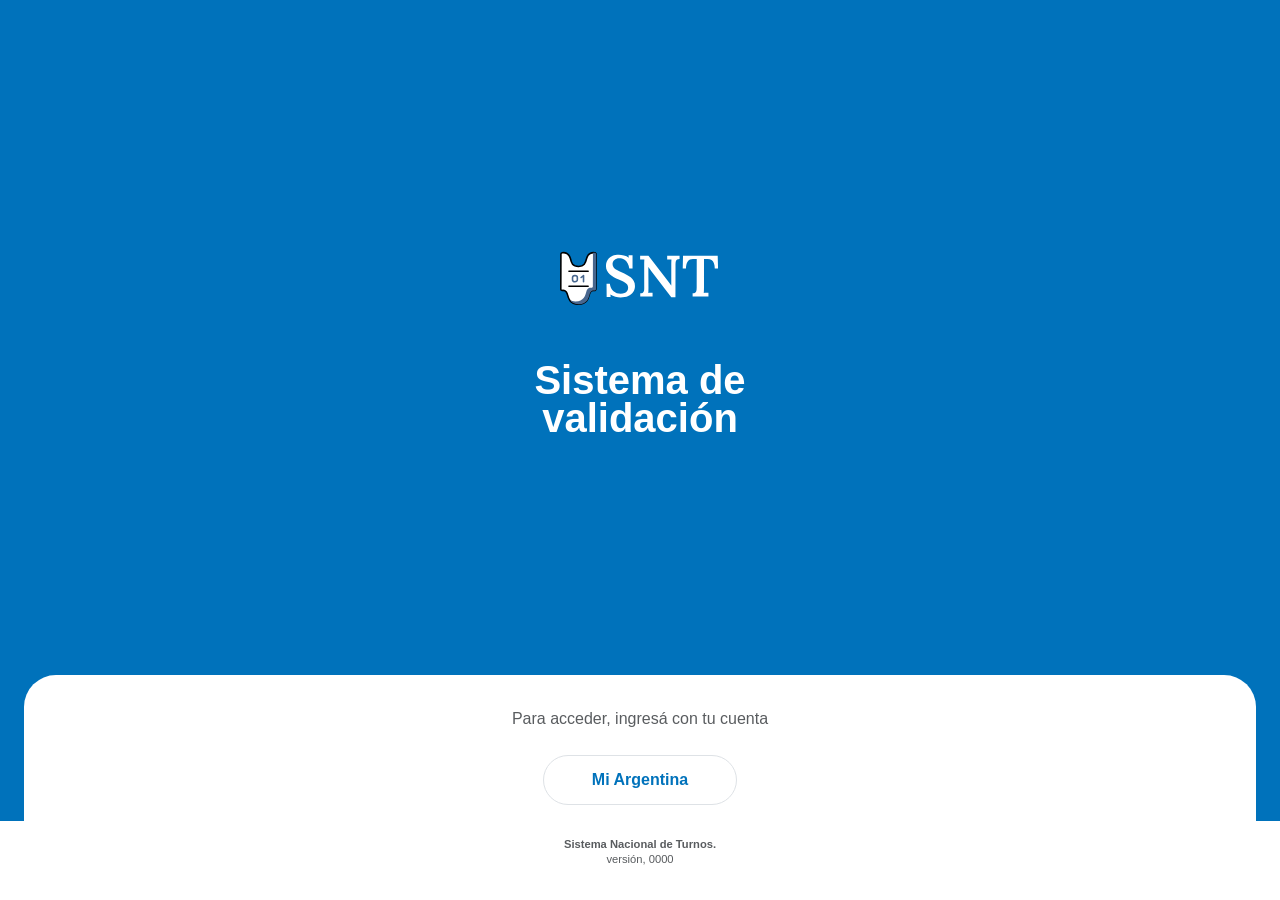
<file: index.html>
<!DOCTYPE html>
<html lang="es">

<head>
  <meta charset="UTF-8">
  <meta name="viewport" content="width=device-width, initial-scale=1">
  <title>SNT – Ingreso al Sistema</title>
  <meta name="description" content="Sistema de Validación QR – Ingresá con tu cuenta de Mi Argentina para operar.">

  <!-- CSS del proyecto SNT -->
  <!-- <link rel="stylesheet" href="https://qa-usuarios-turnos.argentina.gob.ar/styles.095039e6a6d50589.css"> -->
  <!-- <link rel="stylesheet" href="https://cdn.jsdelivr.net/npm/select2-bootstrap-5-theme@1.3.0/dist/select2-bootstrap-5-theme.min.css"> -->
  <link rel="stylesheet" href="assets/css/styles.095039e6a6d50589.css">
  <link rel="stylesheet" href="assets/css/select2-bootstrap-5-theme.min.css">
  <link rel="stylesheet" href="https://stackpath.bootstrapcdn.com/font-awesome/4.7.0/css/font-awesome.min.css">
  <link rel="stylesheet" href="assets/css/snt-validacion.css">
</head>

<body class="m-0 page-ingreso">
  <main id="main-content" class="d-flex flex-column min-vh-100">
    <!-- HEADER & LOGO -->
    <header role="banner" class="flex-grow-1 d-flex align-items-center justify-content-center">
      <div class="text-center px-4">
        <div class="mb-5">
          <img src="assets/img/SNT-qr.svg" alt="Sistema Nacional de Turnos" style="width: 160px;">
        </div>
        <h1 class="header-title text-white fw-bold mb-0">
          Sistema de<br>validación
        </h1>
      </div>
    </header>

    <!-- PANEL FLOTANTE (Según captura) -->
    <section class="panel text-center">
      <p class="panel-caption">
        Para acceder, ingresá con tu cuenta
      </p>

      <a id="btn-login-mi-argentina" href="pantalla-lectura.html" title="Ingresar con Mi Argentina"
        class="btn-mi-argentina-pill">
        Mi Argentina
      </a>
    </section>

    <!-- FOOTER BLANCO -->
    <footer class="panel-footer text-center">
      <div>
        <span class="fw-bold">Sistema Nacional de Turnos.</span><br>
        versión, 0000
      </div>
    </footer>
  </main>
</body>

</html>
</file>
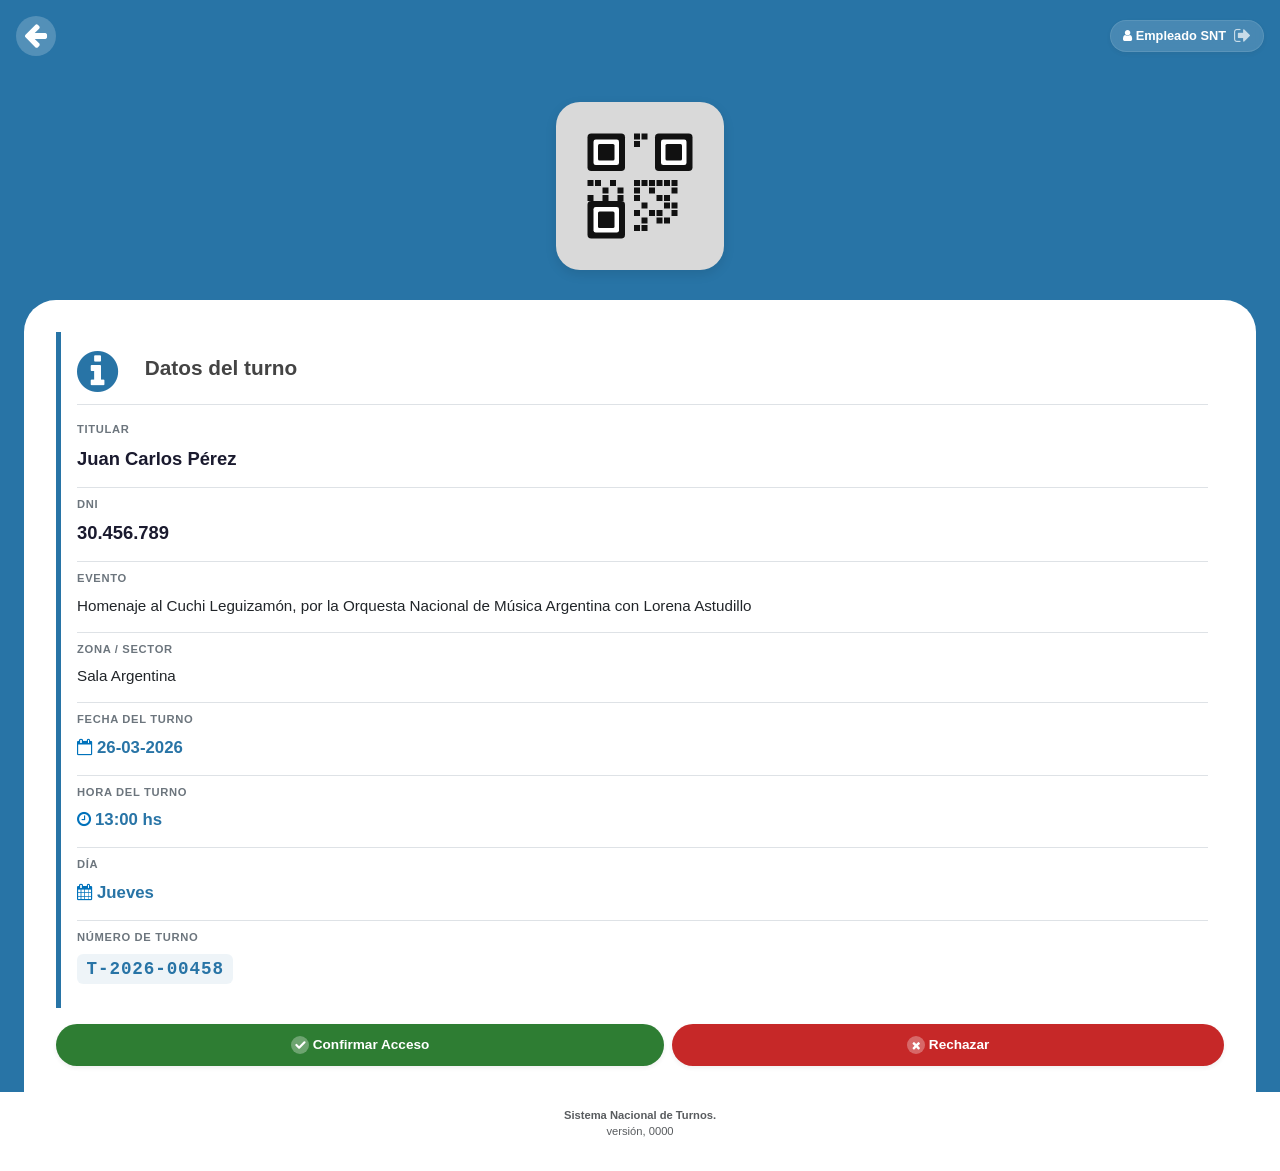
<file: pantalla-confirmacion.html>
<!DOCTYPE html>
<html lang="es"> 

<head>
  <meta charset="UTF-8">
  <meta name="viewport" content="width=device-width, initial-scale=1">
  <title>SNT – Confirmación de Turno</title>
  <meta name="description" content="Sistema de Validación QR – Confirmá los datos del turno antes de validar.">

  <!-- CSS del proyecto SNT -->
  <!-- <link rel="stylesheet" href="https://qa-usuarios-turnos.argentina.gob.ar/styles.095039e6a6d50589.css"> -->
  <!-- <link rel="stylesheet" href="https://cdn.jsdelivr.net/npm/select2-bootstrap-5-theme@1.3.0/dist/select2-bootstrap-5-theme.min.css"> -->
  <link rel="stylesheet" href="assets/css/styles.095039e6a6d50589.css">
  <link rel="stylesheet" href="assets/css/select2-bootstrap-5-theme.min.css">
  <link rel="stylesheet" href="https://stackpath.bootstrapcdn.com/font-awesome/4.7.0/css/font-awesome.min.css">
  <link rel="stylesheet" href="assets/css/snt-validacion.css">
</head>

<body class="m-0 page-confirmacion">
  <main class="flex-column d-flex min-vh-100" id="main-content">

    <!-- Topbar -->
    <div class="topbar d-flex align-items-center justify-content-between p-3">
      <a id="btn-back-confirmacion" href="pantalla-lectura.html" class="btn-back-icon rounded-circle text-white"
        style="width: 40px; height: 40px; background: rgba(255,255,255,0.2); text-decoration: none;"
        title="Volver al escaneo" aria-label="Volver">
        <svg class="icon-back" xmlns="http://www.w3.org/2000/svg" viewBox="0 0 1472 1600">
          <path fill="currentColor"
            d="M1472 736v128q0 53-32.5 90.5T1355 992H651l293 294q38 36 38 90t-38 90l-75 76q-37 37-90 37q-52 0-91-37L37 890Q0 853 0 800q0-52 37-91L688 59q38-38 91-38q52 0 90 38l75 74q38 38 38 91t-38 91L651 608h704q52 0 84.5 37.5T1472 736" />
        </svg>
      </a>

      <!-- Usuario logueado y deslogueo -->
      <div class="user-badge d-flex align-items-center gap-2 text-white shadow-sm">
        <span class="user-name fw-bold" style="font-size: 0.8rem;"><i class="fa fa-user me-1"></i>Empleado SNT</span>
        <a href="index.html" class="btn-logout" title="Cerrar sesión" aria-label="Cerrar sesión">
          <i class="fa fa-sign-out"></i>
        </a>
      </div>
    </div>

    <!-- QR leído (representación) -->
    <section class="flex-grow-1 d-flex align-items-center justify-content-center" aria-label="Código QR escaneado">
      <div class="qr-display">
        <!-- QR placeholder SVG -->
        <svg width="120" height="120" viewBox="0 0 160 160" xmlns="http://www.w3.org/2000/svg" aria-hidden="true">
          <!-- Módulo TL -->
          <rect x="10" y="10" width="50" height="50" rx="5" fill="#111" />
          <rect x="18" y="18" width="34" height="34" rx="3" fill="#fff" />
          <rect x="24" y="24" width="22" height="22" rx="2" fill="#111" />
          <!-- Módulo TR -->
          <rect x="100" y="10" width="50" height="50" rx="5" fill="#111" />
          <rect x="108" y="18" width="34" height="34" rx="3" fill="#fff" />
          <rect x="114" y="24" width="22" height="22" rx="2" fill="#111" />
          <!-- Módulo BL -->
          <rect x="10" y="100" width="50" height="50" rx="5" fill="#111" />
          <rect x="18" y="108" width="34" height="34" rx="3" fill="#fff" />
          <rect x="24" y="114" width="22" height="22" rx="2" fill="#111" />
          <!-- Data dots -->
          <rect x="72" y="10" width="8" height="8" fill="#111" />
          <rect x="82" y="10" width="8" height="8" fill="#111" />
          <rect x="72" y="20" width="8" height="8" fill="#111" />
          <rect x="72" y="72" width="8" height="8" fill="#111" />
          <rect x="82" y="72" width="8" height="8" fill="#111" />
          <rect x="92" y="72" width="8" height="8" fill="#111" />
          <rect x="72" y="82" width="8" height="8" fill="#111" />
          <rect x="92" y="82" width="8" height="8" fill="#111" />
          <rect x="72" y="92" width="8" height="8" fill="#111" />
          <rect x="102" y="72" width="8" height="8" fill="#111" />
          <rect x="112" y="72" width="8" height="8" fill="#111" />
          <rect x="122" y="82" width="8" height="8" fill="#111" />
          <rect x="102" y="92" width="8" height="8" fill="#111" />
          <rect x="112" y="92" width="8" height="8" fill="#111" />
          <rect x="122" y="72" width="8" height="8" fill="#111" />
          <rect x="102" y="112" width="8" height="8" fill="#111" />
          <rect x="112" y="102" width="8" height="8" fill="#111" />
          <rect x="122" y="112" width="8" height="8" fill="#111" />
          <rect x="102" y="122" width="8" height="8" fill="#111" />
          <rect x="112" y="122" width="8" height="8" fill="#111" />
          <rect x="122" y="102" width="8" height="8" fill="#111" />
          <rect x="82" y="102" width="8" height="8" fill="#111" />
          <rect x="92" y="112" width="8" height="8" fill="#111" />
          <rect x="82" y="122" width="8" height="8" fill="#111" />
          <rect x="82" y="132" width="8" height="8" fill="#111" />
          <rect x="72" y="112" width="8" height="8" fill="#111" />
          <rect x="72" y="132" width="8" height="8" fill="#111" />
          <rect x="10" y="72" width="8" height="8" fill="#111" />
          <rect x="20" y="72" width="8" height="8" fill="#111" />
          <rect x="30" y="82" width="8" height="8" fill="#111" />
          <rect x="40" y="72" width="8" height="8" fill="#111" />
          <rect x="50" y="82" width="8" height="8" fill="#111" />
          <rect x="10" y="92" width="8" height="8" fill="#111" />
          <rect x="30" y="92" width="8" height="8" fill="#111" />
          <rect x="50" y="92" width="8" height="8" fill="#111" />
        </svg>
      </div>
    </section>

    <!-- PANEL INFERIOR – Datos del turno -->
    <section class="panel text-center" aria-label="Confirmación de datos del turno">

      <div class="alert alert-info text-start">
        <div class="media d-flex align-items-center mb-2">
          <div class="media-left">
            <i class="fa fa-info-circle fa-3x"></i>
          </div>
          <div class="media-body ps-3">
            <h2 class="h4 fw-bold mb-0">Datos del turno</h2>
          </div>
        </div>

        <div class="media-details border-top border-info border-opacity-25 pt-3 mt-2">

          <!-- TITULAR (jerarquía más alta) -->
          <p class="confirmacion-label">Titular</p>
          <p class="confirmacion-valor confirmacion-valor--principal">Juan Carlos Pérez</p>

          <!-- DNI -->
          <p class="confirmacion-label mt-3 pt-2 border-top border-info border-opacity-25">DNI</p>
          <p class="confirmacion-valor confirmacion-valor--principal">30.456.789</p>

          <!-- EVENTO -->
          <p class="confirmacion-label mt-3 pt-2 border-top border-info border-opacity-25">Evento</p>
          <p class="confirmacion-valor">Homenaje al Cuchi Leguizamón, por la Orquesta Nacional de Música Argentina con
            Lorena Astudillo</p>

          <!-- ZONA / SECTOR -->
          <p class="confirmacion-label mt-3 pt-2 border-top border-info border-opacity-25">Zona / Sector</p>
          <p class="confirmacion-valor">Sala Argentina</p>

          <!-- FECHA DEL TURNO -->
          <p class="confirmacion-label mt-3 pt-2 border-top border-info border-opacity-25">Fecha del turno</p>
          <p class="confirmacion-valor confirmacion-valor--destacado">
            <i class="fa fa-calendar-o me-1"></i>26-03-2026
          </p>

          <!-- HORA DEL TURNO -->
          <p class="confirmacion-label mt-3 pt-2 border-top border-info border-opacity-25">Hora del turno</p>
          <p class="confirmacion-valor confirmacion-valor--destacado">
            <i class="fa fa-clock-o me-1"></i>13:00 hs
          </p>

          <!-- DÍA DEL TURNO -->
          <p class="confirmacion-label mt-3 pt-2 border-top border-info border-opacity-25">Día</p>
          <p class="confirmacion-valor confirmacion-valor--destacado">
            <i class="fa fa-calendar me-1"></i>Jueves
          </p>

          <!-- NÚMERO DE TURNO -->
          <p class="confirmacion-label mt-3 pt-2 border-top border-info border-opacity-25">Número de turno</p>
          <p class="confirmacion-valor confirmacion-valor--codigo">T-2026-00458</p>

        </div>
      </div>

      <!-- Botones de acción -->
      <div class="d-flex gap-2 mt-3">
        <a id="btn-confirmar-turno" href="pantalla-valido.html"
          class="btn btn-success rounded-pill flex-fill py-2 fw-bold d-flex align-items-center justify-content-center gap-1 shadow-sm"
          style="font-size: 0.85rem; color: white !important;">
          <span class="icon-sm">
            <svg viewBox="0 0 100 100" xmlns="http://www.w3.org/2000/svg">
              <circle cx="50" cy="50" r="50" fill="white" fill-opacity="0.3" />
              <path d="M30 50 L45 65 L75 35" stroke="white" stroke-width="12" fill="none" stroke-linecap="round"
                stroke-linejoin="round" />
            </svg>
          </span>
          Confirmar Acceso
        </a>
        <a id="btn-rechazar-turno" href="pantalla-error.html"
          class="btn btn-danger rounded-pill flex-fill py-2 fw-bold d-flex align-items-center justify-content-center gap-1 shadow-sm"
          style="font-size: 0.85rem; color: white !important;">
          <span class="icon-sm">
            <svg viewBox="0 0 100 100" xmlns="http://www.w3.org/2000/svg">
              <circle cx="50" cy="50" r="50" fill="white" fill-opacity="0.3" />
              <g transform="translate(30, 30) scale(0.035)">
                <path fill="white"
                  d="M1202 1066q0 40-28 68l-136 136q-28 28-68 28t-68-28L608 976l-294 294q-28 28-68 28t-68-28L42 1134q-28-28-28-68t28-68l294-294L42 410q-28-28-28-68t28-68l136-136q28-28 68-28t68 28l294 294l294-294q28-28 68-28t68 28l136 136q28 28 28 68t-28 68L880 704l294 294q28 28 28 68" />
              </g>
            </svg>
          </span>
          Rechazar
        </a>
      </div>

    </section>

    <!-- FOOTER BLANCO -->
    <footer class="panel-footer text-center">
      <div>
        <span class="fw-bold">Sistema Nacional de Turnos.</span><br>
        versión, 0000
      </div>
    </footer>
  </main>
</body>

</html>
</file>
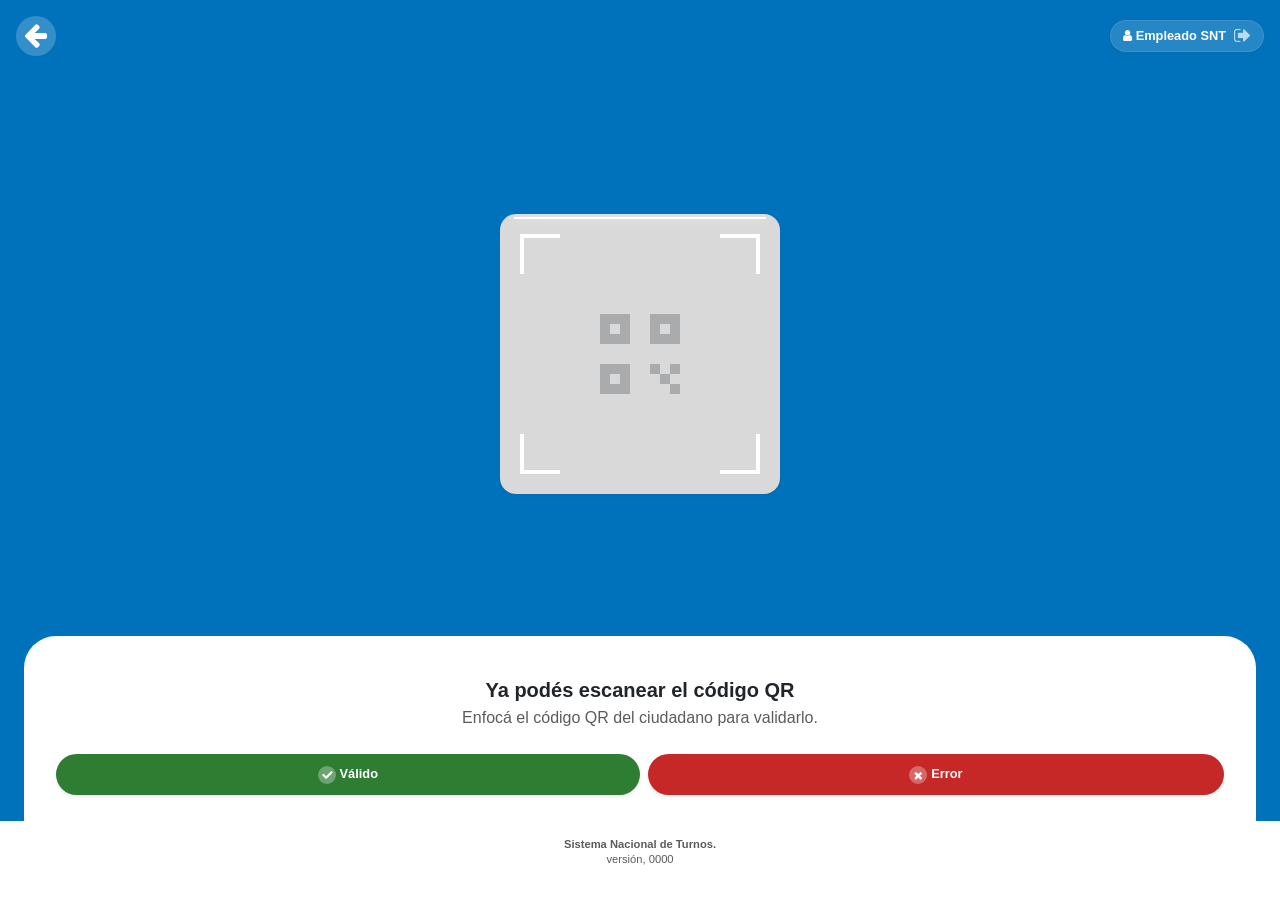
<file: pantalla-error.html>
<!DOCTYPE html>
<html lang="es">

<head>
  <meta charset="UTF-8">
  <meta name="viewport" content="width=device-width, initial-scale=1">
  <title>SNT – Error de Acceso</title>
  <meta name="description" content="Sistema de Validación QR – Error en la validación del código QR.">

  <!-- CSS del proyecto SNT -->
  <!-- <link rel="stylesheet" href="https://qa-usuarios-turnos.argentina.gob.ar/styles.095039e6a6d50589.css"> -->
  <!-- <link rel="stylesheet" href="https://cdn.jsdelivr.net/npm/select2-bootstrap-5-theme@1.3.0/dist/select2-bootstrap-5-theme.min.css"> -->
  <link rel="stylesheet" href="assets/css/styles.095039e6a6d50589.css">
  <link rel="stylesheet" href="assets/css/select2-bootstrap-5-theme.min.css">
  <link rel="stylesheet" href="https://stackpath.bootstrapcdn.com/font-awesome/4.7.0/css/font-awesome.min.css">
  <link rel="stylesheet" href="assets/css/snt-validacion.css">
</head>

<body class="m-0 page-error">
  <main class="flex-column d-flex min-vh-100" id="main-content">

    <!-- Topbar -->
    <div class="topbar d-flex align-items-center justify-content-between p-3">
      <a id="btn-back-error" href="pantalla-lectura.html" class="btn-back-icon rounded-circle text-white"
        style="width: 40px; height: 40px; background: rgba(255,255,255,0.2); text-decoration: none;"
        title="Volver al escaneo" aria-label="Volver">
        <svg class="icon-back" xmlns="http://www.w3.org/2000/svg" viewBox="0 0 1472 1600">
          <path fill="currentColor"
            d="M1472 736v128q0 53-32.5 90.5T1355 992H651l293 294q38 36 38 90t-38 90l-75 76q-37 37-90 37q-52 0-91-37L37 890Q0 853 0 800q0-52 37-91L688 59q38-38 91-38q52 0 90 38l75 74q38 38 38 91t-38 91L651 608h704q52 0 84.5 37.5T1472 736" />
        </svg>
      </a>

      <!-- Usuario logueado y deslogueo -->
      <div class="user-badge d-flex align-items-center gap-2 text-white shadow-sm">
        <span class="user-name fw-bold" style="font-size: 0.8rem;"><i class="fa fa-user me-1"></i>Empleado SNT</span>
        <a href="index.html" class="btn-logout" title="Cerrar sesión" aria-label="Cerrar sesión">
          <i class="fa fa-sign-out"></i>
        </a>
      </div>
    </div>

    <!-- QR leído con estado de error -->
    <section class="flex-grow-1 d-flex align-items-center justify-content-center" aria-label="Código QR con error">
      <div class="qr-display">
        <!-- QR placeholder SVG -->
        <svg width="160" height="160" viewBox="0 0 160 160" xmlns="http://www.w3.org/2000/svg" aria-hidden="true">
          <!-- Módulo TL -->
          <rect x="10" y="10" width="50" height="50" rx="5" fill="#111" />
          <rect x="18" y="18" width="34" height="34" rx="3" fill="#fff" />
          <rect x="24" y="24" width="22" height="22" rx="2" fill="#111" />
          <!-- Módulo TR -->
          <rect x="100" y="10" width="50" height="50" rx="5" fill="#111" />
          <rect x="108" y="18" width="34" height="34" rx="3" fill="#fff" />
          <rect x="114" y="24" width="22" height="22" rx="2" fill="#111" />
          <!-- Módulo BL -->
          <rect x="10" y="100" width="50" height="50" rx="5" fill="#111" />
          <rect x="18" y="108" width="34" height="34" rx="3" fill="#fff" />
          <rect x="24" y="114" width="22" height="22" rx="2" fill="#111" />
          <!-- Data dots -->
          <rect x="72" y="10" width="8" height="8" fill="#111" />
          <rect x="82" y="10" width="8" height="8" fill="#111" />
          <rect x="72" y="20" width="8" height="8" fill="#111" />
          <rect x="72" y="72" width="8" height="8" fill="#111" />
          <rect x="82" y="72" width="8" height="8" fill="#111" />
          <rect x="92" y="72" width="8" height="8" fill="#111" />
          <rect x="72" y="82" width="8" height="8" fill="#111" />
          <rect x="92" y="82" width="8" height="8" fill="#111" />
          <rect x="72" y="92" width="8" height="8" fill="#111" />
          <rect x="102" y="72" width="8" height="8" fill="#111" />
          <rect x="112" y="72" width="8" height="8" fill="#111" />
          <rect x="122" y="82" width="8" height="8" fill="#111" />
          <rect x="102" y="92" width="8" height="8" fill="#111" />
          <rect x="112" y="92" width="8" height="8" fill="#111" />
          <rect x="122" y="72" width="8" height="8" fill="#111" />
          <rect x="10" y="72" width="8" height="8" fill="#111" />
          <rect x="20" y="72" width="8" height="8" fill="#111" />
          <rect x="30" y="82" width="8" height="8" fill="#111" />
          <rect x="40" y="72" width="8" height="8" fill="#111" />
          <rect x="50" y="82" width="8" height="8" fill="#111" />
          <rect x="10" y="92" width="8" height="8" fill="#111" />
          <rect x="30" y="92" width="8" height="8" fill="#111" />
          <rect x="50" y="92" width="8" height="8" fill="#111" />
        </svg>
      </div>
    </section>

    <!-- PANEL INFERIOR -->
    <section class="panel text-center" aria-label="Resultado de error en validación">

      <div class="alert alert-danger text-start">
        <div class="media d-flex align-items-center mb-2">
          <div class="media-left">
            <i class="fa fa-times-circle fa-3x"></i>
          </div>
          <div class="media-body ps-3">
            <h2 class="h4 fw-bold mb-0">Error de Acceso</h2>
          </div>
        </div>

        <div class="media-details border-top border-danger border-opacity-25 pt-3 mt-2">
          <p class="h6 fw-bold mb-1">Motivo del rechazo</p>
          <p class="margin-0">El código ya fue usado en otra oportunidad.</p>
        </div>
      </div>

      <div class="mt-4" aria-live="polite">
        <p class="text-muted mb-2" style="font-size: 0.85rem;">Volviendo al escaneo en <strong id="counter">1</strong>
          seg...</p>
        <div class="progress" style="height: 6px;">
          <div class="progress-bar-anim bg-danger" id="progress-bar"></div>
        </div>
      </div>

      <a id="btn-retry" href="pantalla-lectura.html" class="btn-retry-custom mt-4">
        <span class="icon-sm">
          <svg viewBox="0 0 1536 1536" xmlns="http://www.w3.org/2000/svg">
            <path fill="currentColor"
              d="M1511 928q0 5-1 7q-64 268-268 434.5T764 1536q-146 0-282.5-55T238 1324l-129 129q-19 19-45 19t-45-19t-19-45V960q0-26 19-45t45-19h448q26 0 45 19t19 45t-19 45l-137 137q71 66 161 102t187 36q134 0 250-65t186-179q11-17 53-117q8-23 30-23h192q13 0 22.5 9.5t9.5 22.5m25-800v448q0 26-19 45t-45 19h-448q-26 0-45-19t-19-45t19-45l138-138Q969 256 768 256q-134 0-250 65T332 500q-11 17-53 117q-8 23-30 23H50q-13 0-22.5-9.5T18 608v-7q65-268 270-434.5T768 0q146 0 284 55.5T1297 212l130-129q19-19 45-19t45 19t19 45" />
          </svg>
        </span>
        Escanear otro código
      </a>

    </section>

    <!-- FOOTER BLANCO -->
    <footer class="panel-footer text-center">
      <div>
        <span class="fw-bold">Sistema Nacional de Turnos.</span><br>
        versión, 0000
      </div>
    </footer>
  </main>

  <script>
    // Cuenta regresiva y redirección automática
    let sec = 1;
    const counter = document.getElementById('counter');
    const interval = setInterval(() => {
      sec--;
      if (counter) counter.textContent = sec;
      if (sec <= 0) {
        clearInterval(interval);
        window.location.href = 'pantalla-lectura.html';
      }
    }, 1000);
  </script>
</body>

</html>
</file>
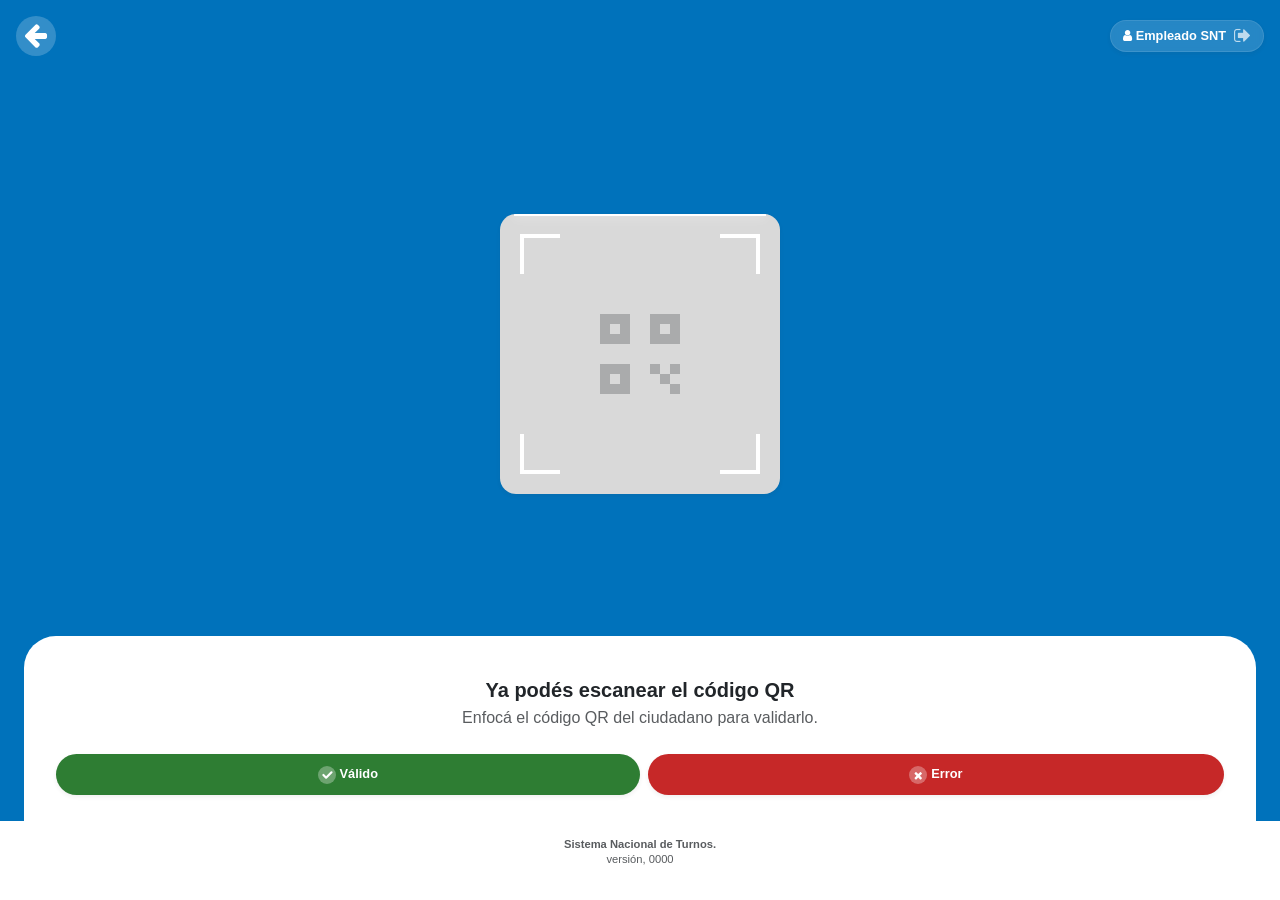
<file: pantalla-lectura.html>
<!DOCTYPE html>
<html lang="es">

<head>
  <meta charset="UTF-8">
  <meta name="viewport" content="width=device-width, initial-scale=1">
  <title>SNT – Escaneo QR</title>
  <meta name="description" content="Sistema de Validación QR – Escaneá el código QR del ciudadano.">

  <!-- CSS del proyecto SNT -->
  <!-- <link rel="stylesheet" href="https://qa-usuarios-turnos.argentina.gob.ar/styles.095039e6a6d50589.css"> -->
  <!-- <link rel="stylesheet" href="https://cdn.jsdelivr.net/npm/select2-bootstrap-5-theme@1.3.0/dist/select2-bootstrap-5-theme.min.css"> -->
  <link rel="stylesheet" href="assets/css/styles.095039e6a6d50589.css">
  <link rel="stylesheet" href="assets/css/select2-bootstrap-5-theme.min.css">
  <link rel="stylesheet" href="https://stackpath.bootstrapcdn.com/font-awesome/4.7.0/css/font-awesome.min.css">
  <link rel="stylesheet" href="assets/css/snt-validacion.css">
</head>

<body class="m-0 page-lectura">
  <main class="flex-column d-flex min-vh-100" id="main-content">

    <!-- Topbar -->
    <div class="topbar d-flex align-items-center justify-content-between p-3">
      <a id="btn-back-lectura" href="index.html" class="btn-back-icon rounded-circle text-white"
        style="width: 40px; height: 40px; background: rgba(255,255,255,0.2); text-decoration: none;"
        title="Volver al ingreso" aria-label="Volver">
        <svg class="icon-back" xmlns="http://www.w3.org/2000/svg" viewBox="0 0 1472 1600">
          <path fill="currentColor"
            d="M1472 736v128q0 53-32.5 90.5T1355 992H651l293 294q38 36 38 90t-38 90l-75 76q-37 37-90 37q-52 0-91-37L37 890Q0 853 0 800q0-52 37-91L688 59q38-38 91-38q52 0 90 38l75 74q38 38 38 91t-38 91L651 608h704q52 0 84.5 37.5T1472 736" />
        </svg>
      </a>
      
      <!-- Usuario logueado y deslogueo -->
      <div class="user-badge d-flex align-items-center gap-2 text-white shadow-sm">
        <span class="user-name fw-bold" style="font-size: 0.8rem;"><i class="fa fa-user me-1"></i>Empleado SNT</span>
        <a href="index.html" class="btn-logout" title="Cerrar sesión" aria-label="Cerrar sesión">
          <i class="fa fa-sign-out"></i>
        </a>
      </div>
    </div>

    <!-- Área de cámara -->
    <div class="flex-grow-1 d-flex align-items-center justify-content-center p-4">
      <div class="ratio ratio-1x1 rounded-4 overflow-hidden shadow-sm position-relative"
        style="max-width: 280px; background: #d9d9d9;">
        <!-- Capa de interfaz de escaneo (Aislada de .ratio) -->
        <div class="position-absolute w-100 h-100 top-0 start-0">
          <div class="scan-line"></div>
          <div class="qr-corner-tl"></div>
          <div class="qr-corner-tr"></div>
          <div class="qr-corner-bl"></div>
          <div class="qr-corner-br"></div>
        </div>

        <!-- Placeholder QR -->
        <div class="d-flex align-items-center justify-content-center h-100">
          <svg class="text-dark opacity-25" width="120" height="120" viewBox="0 0 24 24" fill="currentColor"
            xmlns="http://www.w3.org/2000/svg">
            <path
              d="M4 4h6v6H4V4zm2 2v2h2V6H6zm8-2h6v6h-6V4zm2 2v2h2V6h-2zM4 14h6v6H4v-6zm2 2v2h2v-2H6zm10 0h2v2h-2v-2zm2-2h2v2h-2v-2zm0 4h2v2h-2v-2zM14 14h2v2h-2v-2zm2 2h2v2h-2v-2z" />
          </svg>
        </div>
      </div>
    </div>

    <!-- PANEL INFERIOR -->
    <section class="panel text-center">
      <h2 class="h5 fw-bold mb-1" id="scan-status">Ya podés escanear el código QR</h2>
      <p class="panel-caption text-center mb-4">Enfocá el código QR del ciudadano para validarlo.</p>

      <!-- Botones de Simulación para Testeo -->
      <div class="d-flex gap-2 mt-auto">
        <a href="pantalla-confirmacion.html"
          class="btn btn-success rounded-pill flex-fill py-2 fw-bold d-flex align-items-center justify-content-center gap-1 shadow-sm"
          style="font-size: 0.8rem; color: white !important;">
          <span class="icon-sm">
            <svg viewBox="0 0 100 100" xmlns="http://www.w3.org/2000/svg">
              <circle cx="50" cy="50" r="50" fill="white" fill-opacity="0.3" />
              <path d="M30 50 L45 65 L75 35" stroke="white" stroke-width="12" fill="none" stroke-linecap="round"
                stroke-linejoin="round" />
            </svg>
          </span>
          Válido
        </a>
        <a href="pantalla-error.html"
          class="btn btn-danger rounded-pill flex-fill py-2 fw-bold d-flex align-items-center justify-content-center gap-1 shadow-sm"
          style="font-size: 0.8rem; color: white !important;">
          <span class="icon-sm">
            <svg viewBox="0 0 100 100" xmlns="http://www.w3.org/2000/svg">
              <circle cx="50" cy="50" r="50" fill="white" fill-opacity="0.3" />
              <g transform="translate(30, 30) scale(0.035)">
                <path fill="white"
                  d="M1202 1066q0 40-28 68l-136 136q-28 28-68 28t-68-28L608 976l-294 294q-28 28-68 28t-68-28L42 1134q-28-28-28-68t28-68l294-294L42 410q-28-28-28-68t28-68l136-136q28-28 68-28t68 28l294 294l294-294q28-28 68-28t68 28l136 136q28 28 28 68t-28 68L880 704l294 294q28 28 28 68" />
              </g>
            </svg>
          </span>
          Error
        </a>
      </div>
    </section>

    <!-- FOOTER BLANCO -->
    <footer class="panel-footer text-center">
      <div>
        <span class="fw-bold">Sistema Nacional de Turnos.</span><br>
        versión, 0000
      </div>
    </footer>

  </main>
</body>

</html>
</file>
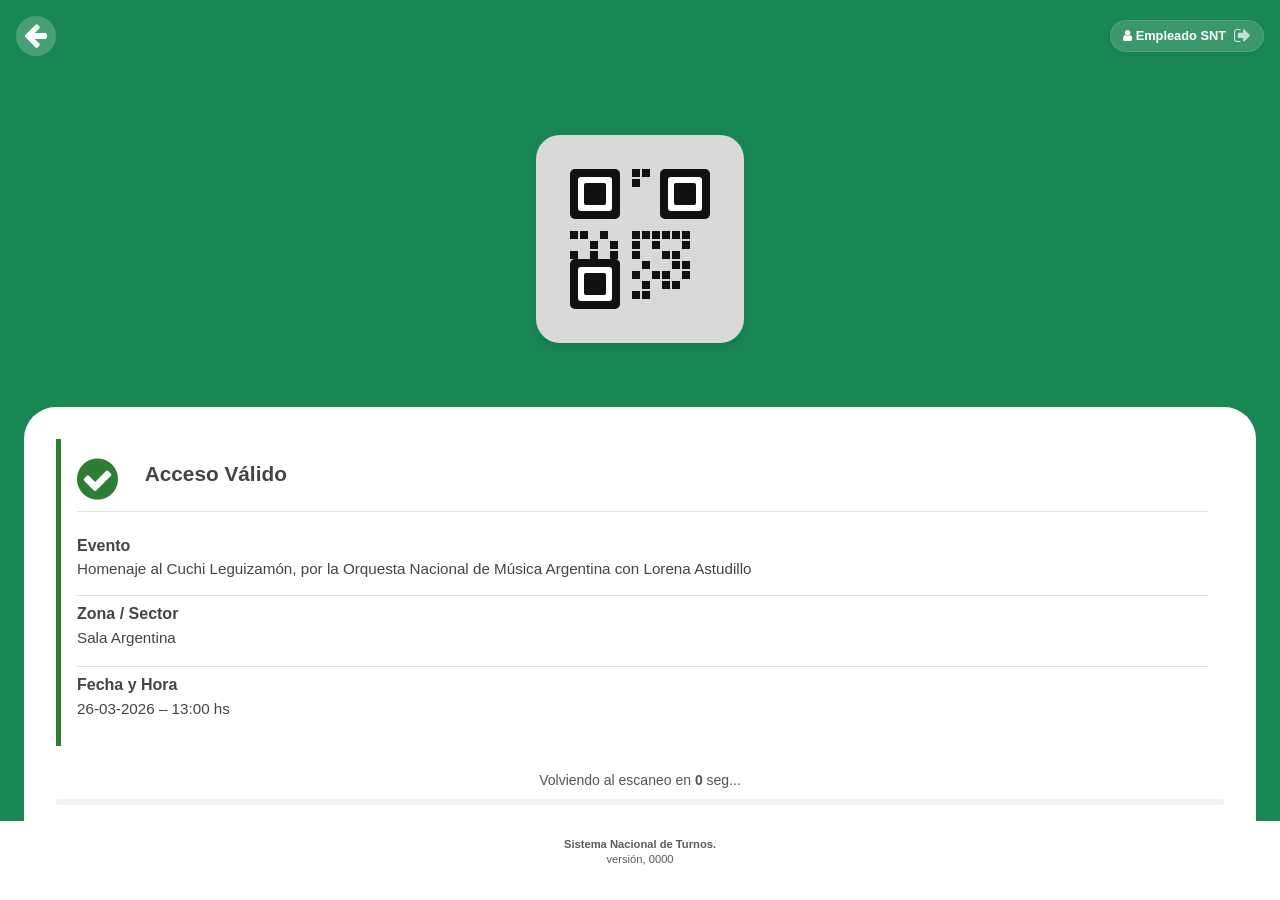
<file: pantalla-valido.html>
<!DOCTYPE html>
<html lang="es">

<head>
  <meta charset="UTF-8">
  <meta name="viewport" content="width=device-width, initial-scale=1">
  <title>SNT – Acceso Válido</title>
  <meta name="description" content="Sistema de Validación QR – Acceso confirmado correctamente.">

  <!-- CSS del proyecto SNT -->
  <!-- <link rel="stylesheet" href="https://qa-usuarios-turnos.argentina.gob.ar/styles.095039e6a6d50589.css"> -->
  <!-- <link rel="stylesheet" href="https://cdn.jsdelivr.net/npm/select2-bootstrap-5-theme@1.3.0/dist/select2-bootstrap-5-theme.min.css"> -->
  <link rel="stylesheet" href="assets/css/styles.095039e6a6d50589.css">
  <link rel="stylesheet" href="assets/css/select2-bootstrap-5-theme.min.css">
  <link rel="stylesheet" href="https://stackpath.bootstrapcdn.com/font-awesome/4.7.0/css/font-awesome.min.css">
  <link rel="stylesheet" href="assets/css/snt-validacion.css">
</head>

<body class="m-0 page-valido">
  <main class="flex-column d-flex min-vh-100" id="main-content">

    <!-- Topbar -->
    <div class="topbar d-flex align-items-center justify-content-between p-3">
      <a id="btn-back-valido" href="pantalla-lectura.html" class="btn-back-icon rounded-circle text-white"
        style="width: 40px; height: 40px; background: rgba(255,255,255,0.2); text-decoration: none;"
        title="Volver al escaneo" aria-label="Volver">
        <svg class="icon-back" xmlns="http://www.w3.org/2000/svg" viewBox="0 0 1472 1600">
          <path fill="currentColor"
            d="M1472 736v128q0 53-32.5 90.5T1355 992H651l293 294q38 36 38 90t-38 90l-75 76q-37 37-90 37q-52 0-91-37L37 890Q0 853 0 800q0-52 37-91L688 59q38-38 91-38q52 0 90 38l75 74q38 38 38 91t-38 91L651 608h704q52 0 84.5 37.5T1472 736" />
        </svg>
      </a>

      <!-- Usuario logueado y deslogueo -->
      <div class="user-badge d-flex align-items-center gap-2 text-white shadow-sm">
        <span class="user-name fw-bold" style="font-size: 0.8rem;"><i class="fa fa-user me-1"></i>Empleado SNT</span>
        <a href="index.html" class="btn-logout" title="Cerrar sesión" aria-label="Cerrar sesión">
          <i class="fa fa-sign-out"></i>
        </a>
      </div>
    </div>


    <!-- QR leído (representación) -->
    <section class="flex-grow-1 d-flex align-items-center justify-content-center" aria-label="Código QR validado">
      <div class="qr-display">
        <!-- QR placeholder SVG -->
        <svg width="160" height="160" viewBox="0 0 160 160" xmlns="http://www.w3.org/2000/svg" aria-hidden="true">
          <!-- Módulo TL -->
          <rect x="10" y="10" width="50" height="50" rx="5" fill="#111" />
          <rect x="18" y="18" width="34" height="34" rx="3" fill="#fff" />
          <rect x="24" y="24" width="22" height="22" rx="2" fill="#111" />
          <!-- Módulo TR -->
          <rect x="100" y="10" width="50" height="50" rx="5" fill="#111" />
          <rect x="108" y="18" width="34" height="34" rx="3" fill="#fff" />
          <rect x="114" y="24" width="22" height="22" rx="2" fill="#111" />
          <!-- Módulo BL -->
          <rect x="10" y="100" width="50" height="50" rx="5" fill="#111" />
          <rect x="18" y="108" width="34" height="34" rx="3" fill="#fff" />
          <rect x="24" y="114" width="22" height="22" rx="2" fill="#111" />
          <!-- Data dots -->
          <rect x="72" y="10" width="8" height="8" fill="#111" />
          <rect x="82" y="10" width="8" height="8" fill="#111" />
          <rect x="72" y="20" width="8" height="8" fill="#111" />
          <rect x="72" y="72" width="8" height="8" fill="#111" />
          <rect x="82" y="72" width="8" height="8" fill="#111" />
          <rect x="92" y="72" width="8" height="8" fill="#111" />
          <rect x="72" y="82" width="8" height="8" fill="#111" />
          <rect x="92" y="82" width="8" height="8" fill="#111" />
          <rect x="72" y="92" width="8" height="8" fill="#111" />
          <rect x="102" y="72" width="8" height="8" fill="#111" />
          <rect x="112" y="72" width="8" height="8" fill="#111" />
          <rect x="122" y="82" width="8" height="8" fill="#111" />
          <rect x="102" y="92" width="8" height="8" fill="#111" />
          <rect x="112" y="92" width="8" height="8" fill="#111" />
          <rect x="122" y="72" width="8" height="8" fill="#111" />
          <rect x="102" y="112" width="8" height="8" fill="#111" />
          <rect x="112" y="102" width="8" height="8" fill="#111" />
          <rect x="122" y="112" width="8" height="8" fill="#111" />
          <rect x="102" y="122" width="8" height="8" fill="#111" />
          <rect x="112" y="122" width="8" height="8" fill="#111" />
          <rect x="122" y="102" width="8" height="8" fill="#111" />
          <rect x="82" y="102" width="8" height="8" fill="#111" />
          <rect x="92" y="112" width="8" height="8" fill="#111" />
          <rect x="82" y="122" width="8" height="8" fill="#111" />
          <rect x="82" y="132" width="8" height="8" fill="#111" />
          <rect x="72" y="112" width="8" height="8" fill="#111" />
          <rect x="72" y="132" width="8" height="8" fill="#111" />
          <rect x="10" y="72" width="8" height="8" fill="#111" />
          <rect x="20" y="72" width="8" height="8" fill="#111" />
          <rect x="30" y="82" width="8" height="8" fill="#111" />
          <rect x="40" y="72" width="8" height="8" fill="#111" />
          <rect x="50" y="82" width="8" height="8" fill="#111" />
          <rect x="10" y="92" width="8" height="8" fill="#111" />
          <rect x="30" y="92" width="8" height="8" fill="#111" />
          <rect x="50" y="92" width="8" height="8" fill="#111" />
        </svg>
      </div>
    </section>

    <!-- PANEL INFERIOR -->
    <section class="panel text-center" aria-label="Resultado de validación exitosa">

      <div class="alert alert-success text-start">
        <div class="media d-flex align-items-center mb-2">
          <div class="media-left">
            <i class="fa fa-check-circle fa-3x"></i>
          </div>
          <div class="media-body ps-3">
            <h2 class="h4 fw-bold mb-0">Acceso Válido</h2>
          </div>
        </div>

        <div class="media-details border-top border-success border-opacity-25 pt-3 mt-2">
          <p class="h6 fw-bold mb-1">Evento</p>
          <p class="margin-0 mb-3" style="font-size: 0.95rem; line-height: 1.3;">Homenaje al Cuchi Leguizamón, por la Orquesta Nacional de Música Argentina con Lorena Astudillo</p>
          
          <p class="h6 fw-bold mb-1 mt-3 pt-2 border-top border-success border-opacity-25">Zona / Sector</p>
          <p class="margin-0 mb-3" style="font-size: 0.95rem;">Sala Argentina</p>

          <p class="h6 fw-bold mb-1 mt-3 pt-2 border-top border-success border-opacity-25">Fecha y Hora</p>
          <p class="margin-0" style="font-size: 0.95rem;">26-03-2026 – 13:00 hs</p>
        </div>
      </div>

      <!-- Countdown auto-retorno -->
      <div class="mt-4" aria-live="polite">
        <p class="text-muted small mb-2">Volviendo al escaneo en <strong id="counter">1</strong> seg...</p>
        <div class="progress" style="height: 6px;">
          <div class="progress-bar-anim bg-success" id="progress-bar"></div>
        </div>
      </div>

    </section>

    <!-- FOOTER BLANCO -->
    <footer class="panel-footer text-center">
      <div>
        <span class="fw-bold">Sistema Nacional de Turnos.</span><br>
        versión, 0000
      </div>
    </footer>
  </main>

  <script>
    // Cuenta regresiva y redirección automática
    let sec = 1;
    const counter = document.getElementById('counter');
    const interval = setInterval(() => {
      sec--;
      if (counter) counter.textContent = sec;
      if (sec <= 0) {
        clearInterval(interval);
        window.location.href = 'pantalla-lectura.html';
      }
    }, 1000);
  </script>
</body>

</html>
</file>
